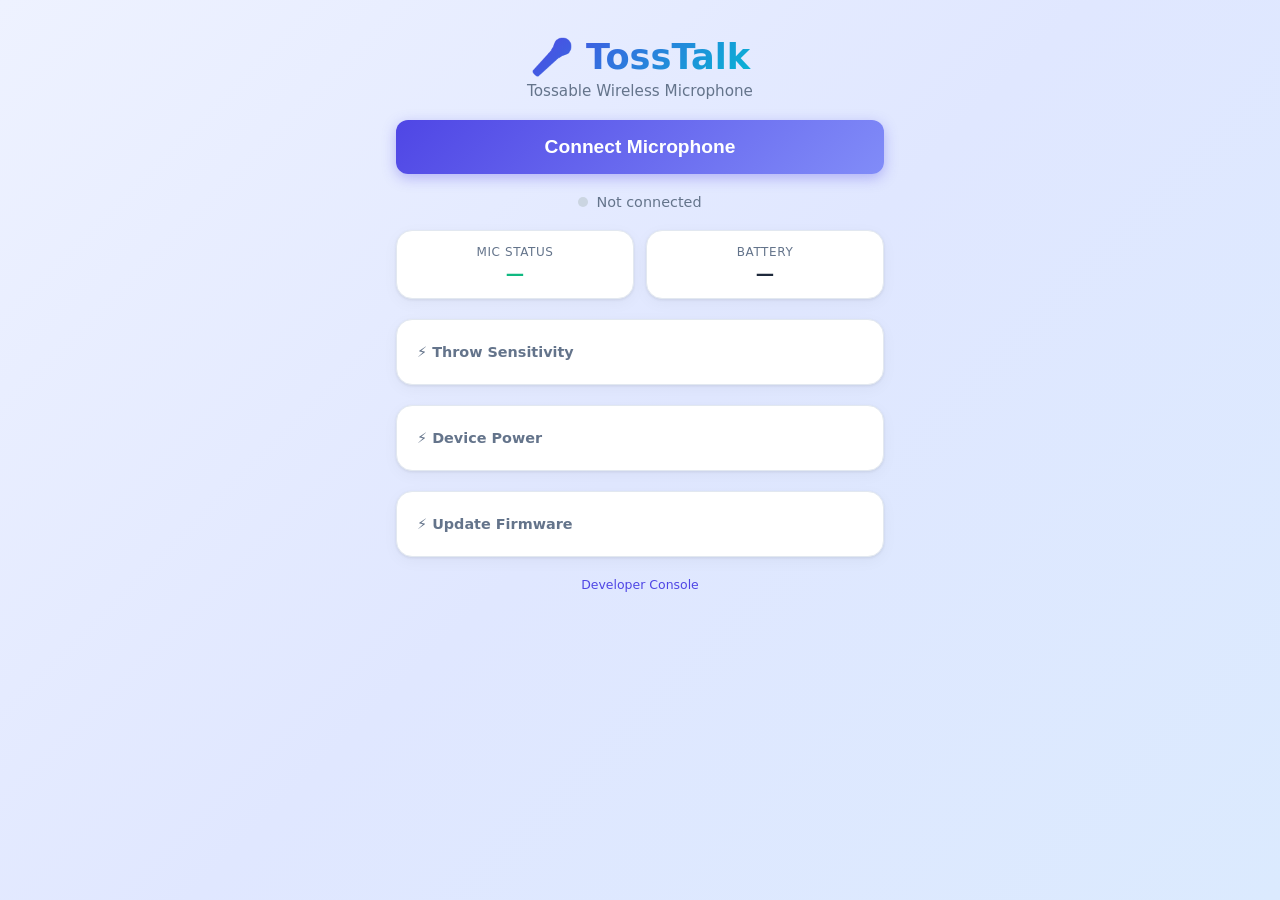
<file: web/index.html>
<!doctype html>
<html lang="en">
  <head>
    <meta charset="UTF-8" />
    <meta name="viewport" content="width=device-width,initial-scale=1" />
    <meta name="theme-color" content="#4f46e5" />
    <link rel="icon" type="image/svg+xml" href="./favicon.svg" />
    <title>TossTalk</title>
    <link rel="manifest" href="./manifest.webmanifest" />
    <style>
      :root {
        --bg: #f8fafc;
        --card: #ffffff;
        --primary: #4f46e5;
        --primary-light: #818cf8;
        --primary-dark: #3730a3;
        --success: #10b981;
        --warning: #f59e0b;
        --danger: #ef4444;
        --text: #1e293b;
        --text-muted: #64748b;
        --border: #e2e8f0;
        --radius: 16px;
        font-family: 'Inter', system-ui, -apple-system, 'Segoe UI', Roboto, sans-serif;
        color-scheme: light;
      }

      * { box-sizing: border-box; margin: 0; padding: 0; }

      body {
        background: linear-gradient(135deg, #eef2ff 0%, #e0e7ff 50%, #dbeafe 100%);
        min-height: 100vh;
        color: var(--text);
      }

      .app {
        max-width: 520px;
        margin: 0 auto;
        padding: 24px 16px 40px;
        display: flex;
        flex-direction: column;
        align-items: center;
        gap: 20px;
      }

      /* ── Header ─────────────────────────────────────── */
      .header {
        text-align: center;
        padding-top: 12px;
      }
      .header h1 {
        font-size: 2.2rem;
        font-weight: 800;
        background: linear-gradient(135deg, var(--primary), #06b6d4);
        -webkit-background-clip: text;
        -webkit-text-fill-color: transparent;
        background-clip: text;
      }
      .header p {
        color: var(--text-muted);
        font-size: 0.95rem;
        margin-top: 4px;
      }

      /* ── Cards ──────────────────────────────────────── */
      .card {
        width: 100%;
        background: var(--card);
        border-radius: var(--radius);
        padding: 20px;
        box-shadow: 0 1px 3px rgba(0,0,0,0.08), 0 4px 16px rgba(0,0,0,0.04);
        border: 1px solid var(--border);
      }

      /* ── Big connect button ─────────────────────────── */
      .connect-btn {
        width: 100%;
        padding: 16px;
        font-size: 1.2rem;
        font-weight: 700;
        border: none;
        border-radius: 12px;
        color: white;
        background: linear-gradient(135deg, var(--primary), var(--primary-light));
        cursor: pointer;
        transition: transform 0.15s, box-shadow 0.15s;
        box-shadow: 0 4px 14px rgba(79,70,229,0.35);
      }
      .connect-btn:hover { transform: translateY(-1px); box-shadow: 0 6px 20px rgba(79,70,229,0.45); }
      .connect-btn:active { transform: scale(0.98); }
      .connect-btn.connected {
        background: linear-gradient(135deg, var(--success), #34d399);
        box-shadow: 0 4px 14px rgba(16,185,129,0.35);
      }

      /* ── Status strip ───────────────────────────────── */
      .status-strip {
        display: flex;
        justify-content: center;
        align-items: center;
        gap: 8px;
        font-size: 0.9rem;
        color: var(--text-muted);
      }
      .status-dot {
        width: 10px; height: 10px;
        border-radius: 50%;
        background: #cbd5e1;
        transition: background 0.3s;
      }
      .status-dot.live { background: var(--success); animation: pulse 1.5s infinite; }
      .status-dot.connecting { background: var(--warning); animation: pulse 0.8s infinite; }
      .status-dot.error { background: var(--danger); }

      @keyframes pulse {
        0%, 100% { opacity: 1; }
        50% { opacity: 0.4; }
      }

      /* ── Volume meter ───────────────────────────────── */
      .volume-section { text-align: center; }
      .volume-section h2 {
        font-size: 0.85rem;
        text-transform: uppercase;
        letter-spacing: 0.05em;
        color: var(--text-muted);
        margin-bottom: 12px;
      }
      .volume-ring {
        width: 160px; height: 160px;
        margin: 0 auto;
        position: relative;
      }
      .volume-ring svg { width: 100%; height: 100%; transform: rotate(-90deg); }
      .volume-ring .track { fill: none; stroke: #e2e8f0; stroke-width: 10; }
      .volume-ring .bar {
        fill: none;
        stroke: var(--primary-light);
        stroke-width: 10;
        stroke-linecap: round;
        stroke-dasharray: 408;
        stroke-dashoffset: 408;
        transition: stroke-dashoffset 0.08s linear, stroke 0.3s;
      }
      .volume-ring .bar.hot { stroke: var(--danger); }
      .volume-ring .bar.warm { stroke: var(--warning); }
      .volume-ring .bar.good { stroke: var(--success); }
      .volume-ring .bar.quiet { stroke: var(--primary-light); }
      .volume-label {
        position: absolute;
        inset: 0;
        display: flex;
        flex-direction: column;
        align-items: center;
        justify-content: center;
      }
      .volume-label .icon { font-size: 2rem; }
      .volume-label .desc { font-size: 0.85rem; font-weight: 600; color: var(--text); margin-top: 2px; }

      /* ── Gate / Battery row ─────────────────────────── */
      .info-row {
        display: flex;
        gap: 12px;
        width: 100%;
      }
      .info-row .card {
        flex: 1;
        text-align: center;
        padding: 14px;
      }
      .info-row .label {
        font-size: 0.75rem;
        text-transform: uppercase;
        letter-spacing: 0.05em;
        color: var(--text-muted);
        margin-bottom: 4px;
      }
      .info-row .value {
        font-size: 1.15rem;
        font-weight: 700;
      }
      .info-row .value.muted-state { color: var(--warning); }
      .info-row .value.live-state { color: var(--success); }

      /* ── Flash section ──────────────────────────────── */
      .flash-section { width: 100%; }
      .flash-section summary {
        cursor: pointer;
        font-weight: 600;
        color: var(--text-muted);
        font-size: 0.9rem;
        padding: 4px 0;
        list-style: none;
      }
      .flash-section summary::before { content: '⚡ '; }
      .flash-section .flash-body {
        margin-top: 12px;
        display: flex;
        flex-direction: column;
        gap: 10px;
      }
      .flash-btn {
        padding: 12px;
        font-size: 1rem;
        font-weight: 600;
        border: 2px solid var(--primary);
        border-radius: 10px;
        background: transparent;
        color: var(--primary);
        cursor: pointer;
        transition: background 0.15s, color 0.15s;
      }
      .flash-btn:hover { background: var(--primary); color: white; }

      .flash-progress {
        width: 100%;
        height: 8px;
        border-radius: 4px;
        appearance: none;
        -webkit-appearance: none;
        background: var(--border);
      }
      .flash-progress::-webkit-progress-bar { background: var(--border); border-radius: 4px; }
      .flash-progress::-webkit-progress-value { background: var(--primary); border-radius: 4px; transition: width 0.2s; }
      .flash-progress::-moz-progress-bar { background: var(--primary); border-radius: 4px; }

      .flash-status {
        font-size: 0.85rem;
        color: var(--text-muted);
        text-align: center;
      }

      /* ── Footer ─────────────────────────────────────── */
      .footer {
        font-size: 0.78rem;
        color: var(--text-muted);
        text-align: center;
      }
      .footer a { color: var(--primary); text-decoration: none; }
      .footer a:hover { text-decoration: underline; }
    </style>
  </head>
  <body>
    <main class="app">
      <div class="header">
        <h1>🎤 TossTalk</h1>
        <p>Tossable Wireless Microphone</p>
      </div>

      <button id="connectBtn" class="connect-btn">Connect Microphone</button>

      <div class="status-strip">
        <span id="statusDot" class="status-dot"></span>
        <span id="connState">Not connected</span>
      </div>

      <div class="card volume-section" id="volumeCard" style="display:none">
        <h2>Live Volume</h2>
        <div class="volume-ring">
          <svg viewBox="0 0 140 140">
            <circle class="track" cx="70" cy="70" r="65"/>
            <circle id="volBar" class="bar good" cx="70" cy="70" r="65"/>
          </svg>
          <div class="volume-label">
            <span class="icon" id="volIcon">🔇</span>
            <span class="desc" id="volDesc">Waiting…</span>
          </div>
        </div>
      </div>

      <div class="info-row">
        <div class="card">
          <div class="label">Mic Status</div>
          <div class="value live-state" id="gateState">—</div>
        </div>
        <div class="card">
          <div class="label">Battery</div>
          <div class="value" id="battery">—</div>
        </div>
      </div>

      <details class="flash-section card">
        <summary>Throw Sensitivity</summary>
        <div class="flash-body">
          <p style="font-size:0.85rem; color:var(--text-muted)">
            Adjust how sensitive the microphone is to being thrown and caught.
            Higher freefall threshold = more sensitive to toss. Lower impact threshold = more sensitive to catch.
            Changes are not saved across device reboots.
          </p>
          <label style="display:block; font-size:0.85rem; margin-top:8px">
            Freefall Threshold (<span id="imuAirborneVal">0.50</span>g)
            <input id="imuAirborneSlider" type="range" min="10" max="100" value="50" step="1" style="width:100%" />
          </label>
          <label style="display:block; font-size:0.85rem; margin-top:8px">
            Impact Threshold (<span id="imuImpactVal">1.80</span>g)
            <input id="imuImpactSlider" type="range" min="10" max="80" value="18" step="1" style="width:100%" />
          </label>
          <label style="display:block; font-size:0.85rem; margin-top:8px">
            Lockout Duration (<span id="imuLockoutVal">120</span>ms)
            <input id="imuLockoutSlider" type="range" min="50" max="1000" value="120" step="10" style="width:100%" />
          </label>
          <label style="display:block; font-size:0.85rem; margin-top:8px">
            Reacquire Duration (<span id="imuReacquireVal">150</span>ms)
            <input id="imuReacquireSlider" type="range" min="50" max="1000" value="150" step="10" style="width:100%" />
          </label>
          <button id="applyImuBtn" class="flash-btn" style="margin-top:12px">Apply</button>
        </div>
      </details>

      <details class="flash-section card">
        <summary>Device Power</summary>
        <div class="flash-body">
          <p style="font-size:0.85rem; color:var(--text-muted)">
            Put the microphone into deep sleep to conserve battery.
            Press the BOOT button on the device to wake it back up.
          </p>
          <button id="sleepBtn" class="flash-btn" disabled>Power Off</button>
        </div>
      </details>

      <details class="flash-section card">
        <summary>Update Firmware</summary>
        <div class="flash-body">
          <p style="font-size:0.85rem; color:var(--text-muted)">
            Plug in the TossTalk via USB and click below to install the latest firmware.
            After flashing, press the RESET button on the device before reconnecting.
          </p>
          <button id="flashBtn" class="flash-btn">Flash Firmware</button>
          <progress id="flashProgress" class="flash-progress" max="100" value="0"></progress>
          <div id="flashStatus" class="flash-status">Ready</div>
        </div>
      </details>

      <div class="footer">
        <a href="./debug/">Developer Console</a>
      </div>
    </main>

    <script src="./app.js" type="module"></script>
  </body>
</html>
</file>
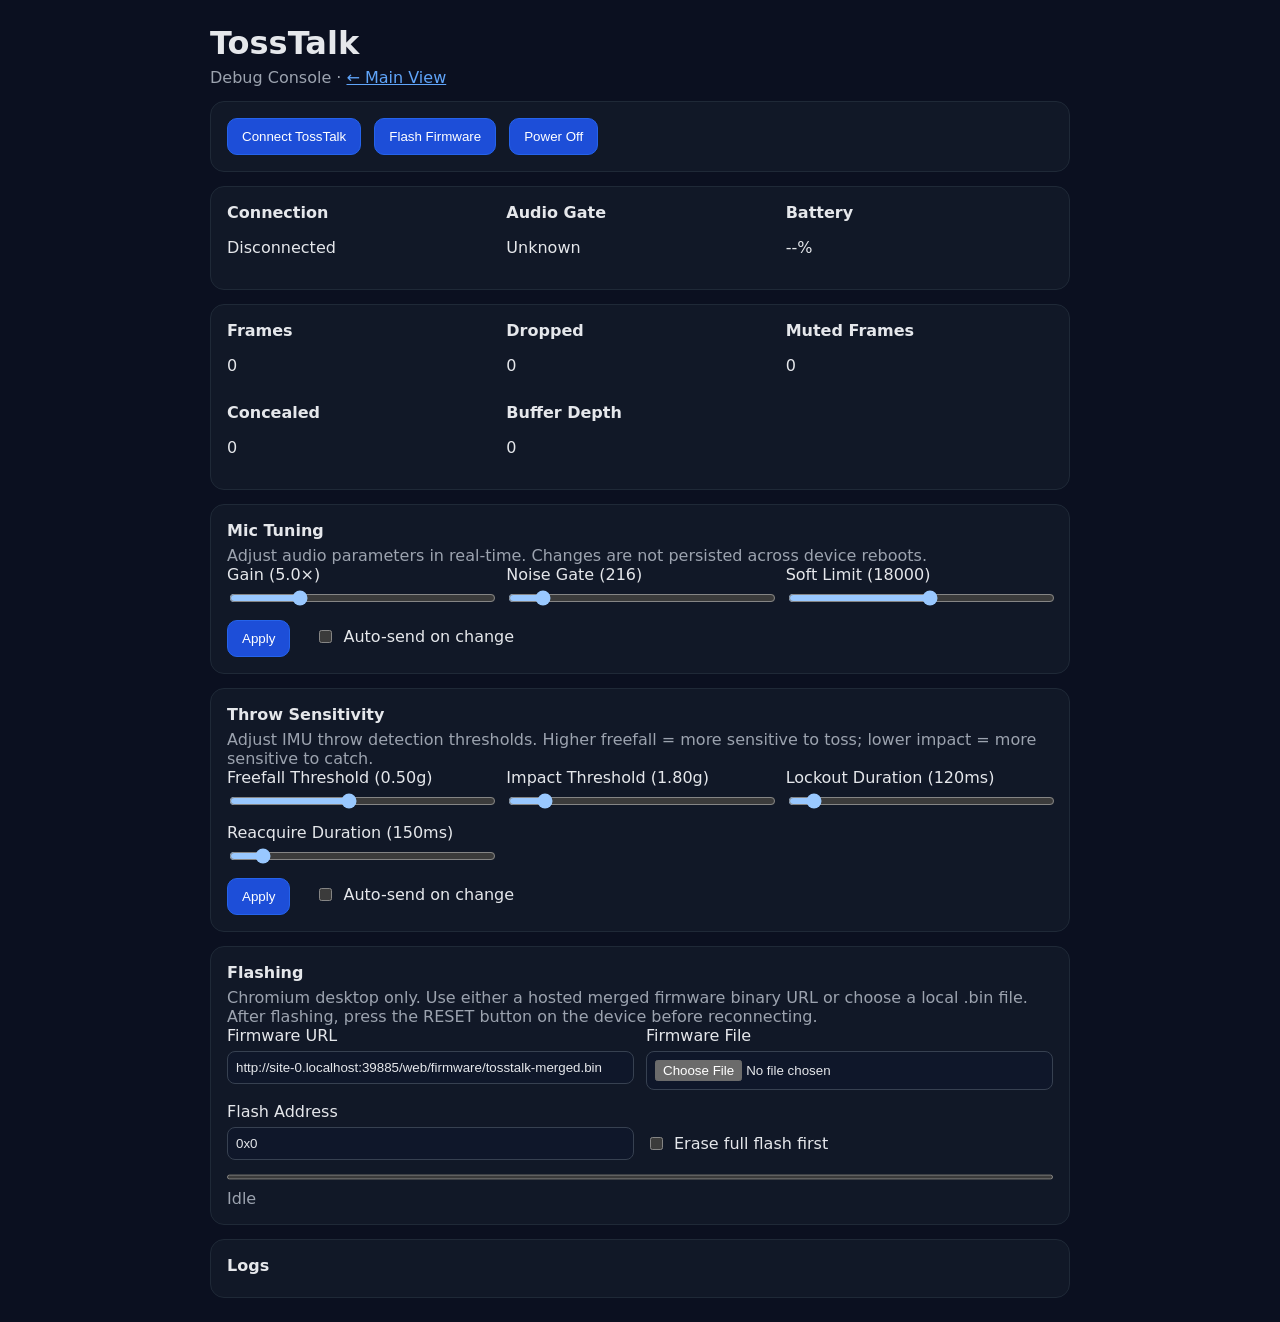
<file: web/debug/index.html>
<!doctype html>
<html lang="en">
  <head>
    <meta charset="UTF-8" />
    <meta name="viewport" content="width=device-width,initial-scale=1" />
    <meta name="theme-color" content="#111827" />
    <link rel="icon" type="image/svg+xml" href="../favicon.svg" />
    <title>TossTalk - Debug Console</title>
    <link rel="stylesheet" href="./styles.css" />
  </head>
  <body>
    <main class="app">
      <h1>TossTalk</h1>
      <p class="sub">Debug Console &middot; <a href="../" style="color:#60a5fa">← Main View</a></p>

      <section class="panel">
        <button id="connectBtn">Connect TossTalk</button>
        <button id="flashBtn">Flash Firmware</button>
        <button id="sleepBtn" disabled>Power Off</button>
      </section>

      <section class="panel grid">
        <div>
          <h2>Connection</h2>
          <p id="connState">Disconnected</p>
        </div>
        <div>
          <h2>Audio Gate</h2>
          <p id="gateState">Unknown</p>
        </div>
        <div>
          <h2>Battery</h2>
          <p id="battery">--%</p>
        </div>
      </section>

      <section class="panel grid">
        <div>
          <h2>Frames</h2>
          <p id="frameCount">0</p>
        </div>
        <div>
          <h2>Dropped</h2>
          <p id="dropCount">0</p>
        </div>
        <div>
          <h2>Muted Frames</h2>
          <p id="mutedCount">0</p>
        </div>
        <div>
          <h2>Concealed</h2>
          <p id="concealedCount">0</p>
        </div>
        <div>
          <h2>Buffer Depth</h2>
          <p id="bufferDepth">0</p>
        </div>
      </section>

      <section class="panel">
        <h2>Mic Tuning</h2>
        <p class="sub">Adjust audio parameters in real-time. Changes are not persisted across device reboots.</p>
        <div class="tuning-grid">
          <label>
            Gain (<span id="gainVal">5.0</span>×)
            <input id="gainSlider" type="range" min="0" max="200" value="50" step="1" />
          </label>
          <label>
            Noise Gate (<span id="gateVal">216</span>)
            <input id="gateSlider" type="range" min="0" max="2000" value="216" step="1" />
          </label>
          <label>
            Soft Limit (<span id="limitVal">18000</span>)
            <input id="limitSlider" type="range" min="1000" max="32767" value="18000" step="100" />
          </label>
        </div>
        <div style="margin-top:12px">
          <button id="applyTuningBtn">Apply</button>
          <label class="checkline" style="display:inline-flex;margin-top:0;margin-left:12px">
            <input id="autoSend" type="checkbox" />
            Auto-send on change
          </label>
        </div>
      </section>

      <section class="panel">
        <h2>Throw Sensitivity</h2>
        <p class="sub">Adjust IMU throw detection thresholds. Higher freefall = more sensitive to toss; lower impact = more sensitive to catch.</p>
        <div class="tuning-grid">
          <label>
            Freefall Threshold (<span id="airborneVal">0.50</span>g)
            <input id="airborneSlider" type="range" min="10" max="100" value="50" step="1" />
          </label>
          <label>
            Impact Threshold (<span id="impactVal">1.80</span>g)
            <input id="impactSlider" type="range" min="10" max="80" value="18" step="1" />
          </label>
          <label>
            Lockout Duration (<span id="lockoutVal">120</span>ms)
            <input id="lockoutSlider" type="range" min="50" max="1000" value="120" step="10" />
          </label>
          <label>
            Reacquire Duration (<span id="reacquireVal">150</span>ms)
            <input id="reacquireSlider" type="range" min="50" max="1000" value="150" step="10" />
          </label>
        </div>
        <div style="margin-top:12px">
          <button id="applyImuBtn">Apply</button>
          <label class="checkline" style="display:inline-flex;margin-top:0;margin-left:12px">
            <input id="autoSendImu" type="checkbox" />
            Auto-send on change
          </label>
        </div>
      </section>

      <section class="panel">
        <h2>Flashing</h2>
        <p class="sub">Chromium desktop only. Use either a hosted merged firmware binary URL or choose a local .bin file.
          After flashing, press the RESET button on the device before reconnecting.</p>
        <div class="flash-grid">
          <label>
            Firmware URL
            <input id="firmwareUrl" type="text" placeholder="firmware URL" />
          </label>
          <label>
            Firmware File
            <input id="firmwareFile" type="file" accept=".bin,application/octet-stream" />
          </label>
          <label>
            Flash Address
            <input id="flashAddress" type="text" value="0x0" />
          </label>
          <label class="checkline">
            <input id="eraseAll" type="checkbox" />
            Erase full flash first
          </label>
        </div>
        <progress id="flashProgress" max="100" value="0"></progress>
        <p id="flashStatus" class="sub">Idle</p>
      </section>

      <section class="panel">
        <h2>Logs</h2>
        <pre id="logs"></pre>
      </section>
    </main>

    <script src="./app.js" type="module"></script>
  </body>
</html>
</file>
<file: web/debug/styles.css>
:root {
  color-scheme: dark;
  font-family:
    Inter,
    system-ui,
    -apple-system,
    Segoe UI,
    Roboto,
    sans-serif;
}

body {
  margin: 0;
  background: #0b1020;
  color: #e5e7eb;
}

.app {
  max-width: 860px;
  margin: 0 auto;
  padding: 24px;
}

h1 {
  margin: 0;
}

h2 {
  margin: 0 0 6px;
  font-size: 1rem;
}

.sub {
  color: #9ca3af;
  margin: 6px 0 0;
}

.panel {
  border: 1px solid #1f2937;
  border-radius: 14px;
  padding: 16px;
  margin-top: 14px;
  background: #111827;
}

.grid {
  display: grid;
  grid-template-columns: repeat(3, 1fr);
  gap: 12px;
}

button {
  border: 1px solid #2563eb;
  background: #1d4ed8;
  color: white;
  border-radius: 10px;
  padding: 10px 14px;
  margin-right: 8px;
  cursor: pointer;
}

input[type="text"],
input[type="file"] {
  display: block;
  width: 100%;
  margin-top: 6px;
  border: 1px solid #374151;
  background: #0f172a;
  color: #e5e7eb;
  border-radius: 8px;
  padding: 8px;
  box-sizing: border-box;
}

.flash-grid {
  display: grid;
  grid-template-columns: 1fr 1fr;
  gap: 12px;
}

.tuning-grid {
  display: grid;
  grid-template-columns: 1fr 1fr 1fr;
  gap: 12px;
}

.tuning-grid input[type="range"] {
  display: block;
  width: 100%;
  margin-top: 6px;
}

.checkline {
  display: flex;
  align-items: center;
  gap: 8px;
  margin-top: 24px;
}

progress {
  width: 100%;
  margin-top: 12px;
  height: 10px;
}

button:hover {
  filter: brightness(1.06);
}

#logs {
  max-height: 260px;
  overflow: auto;
  white-space: pre-wrap;
  color: #d1d5db;
  margin: 0;
}

@media (max-width: 740px) {
  .grid {
    grid-template-columns: 1fr;
  }

  .flash-grid {
    grid-template-columns: 1fr;
  }

  .tuning-grid {
    grid-template-columns: 1fr;
  }
}
</file>
